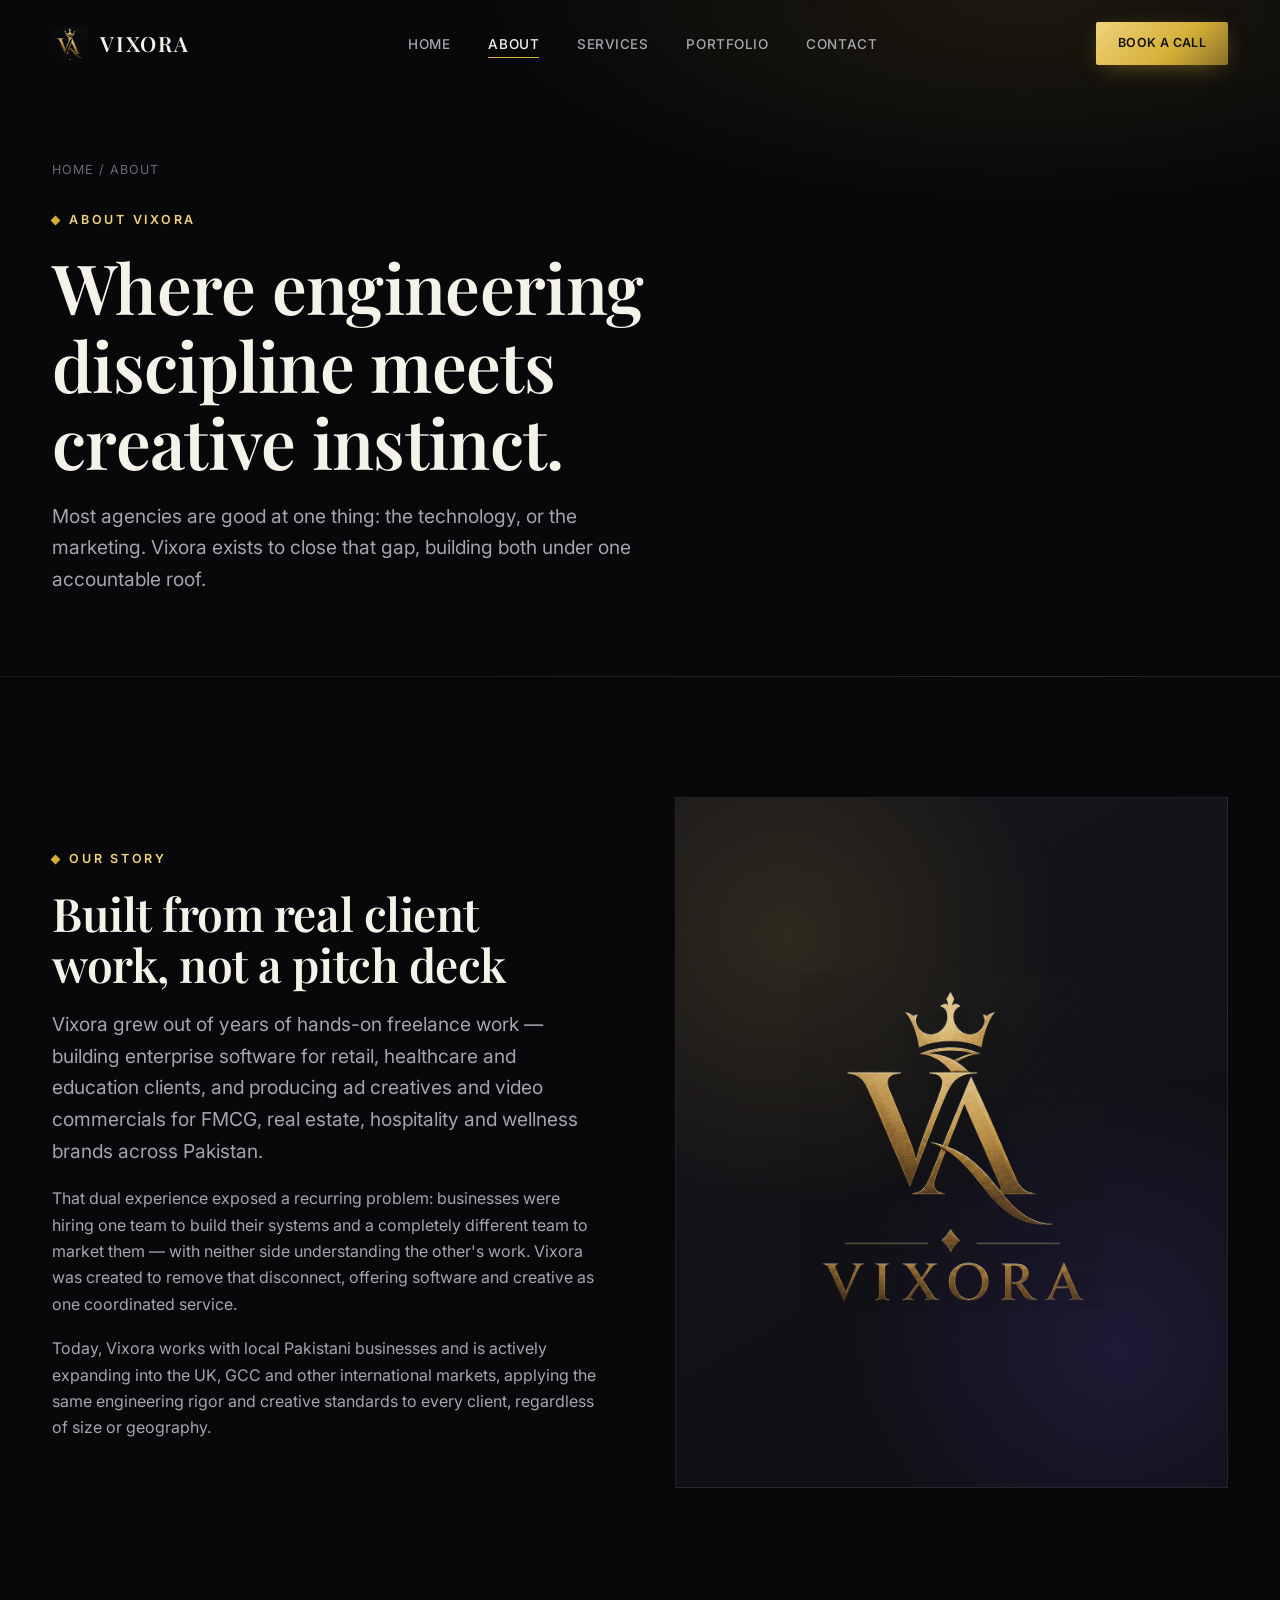
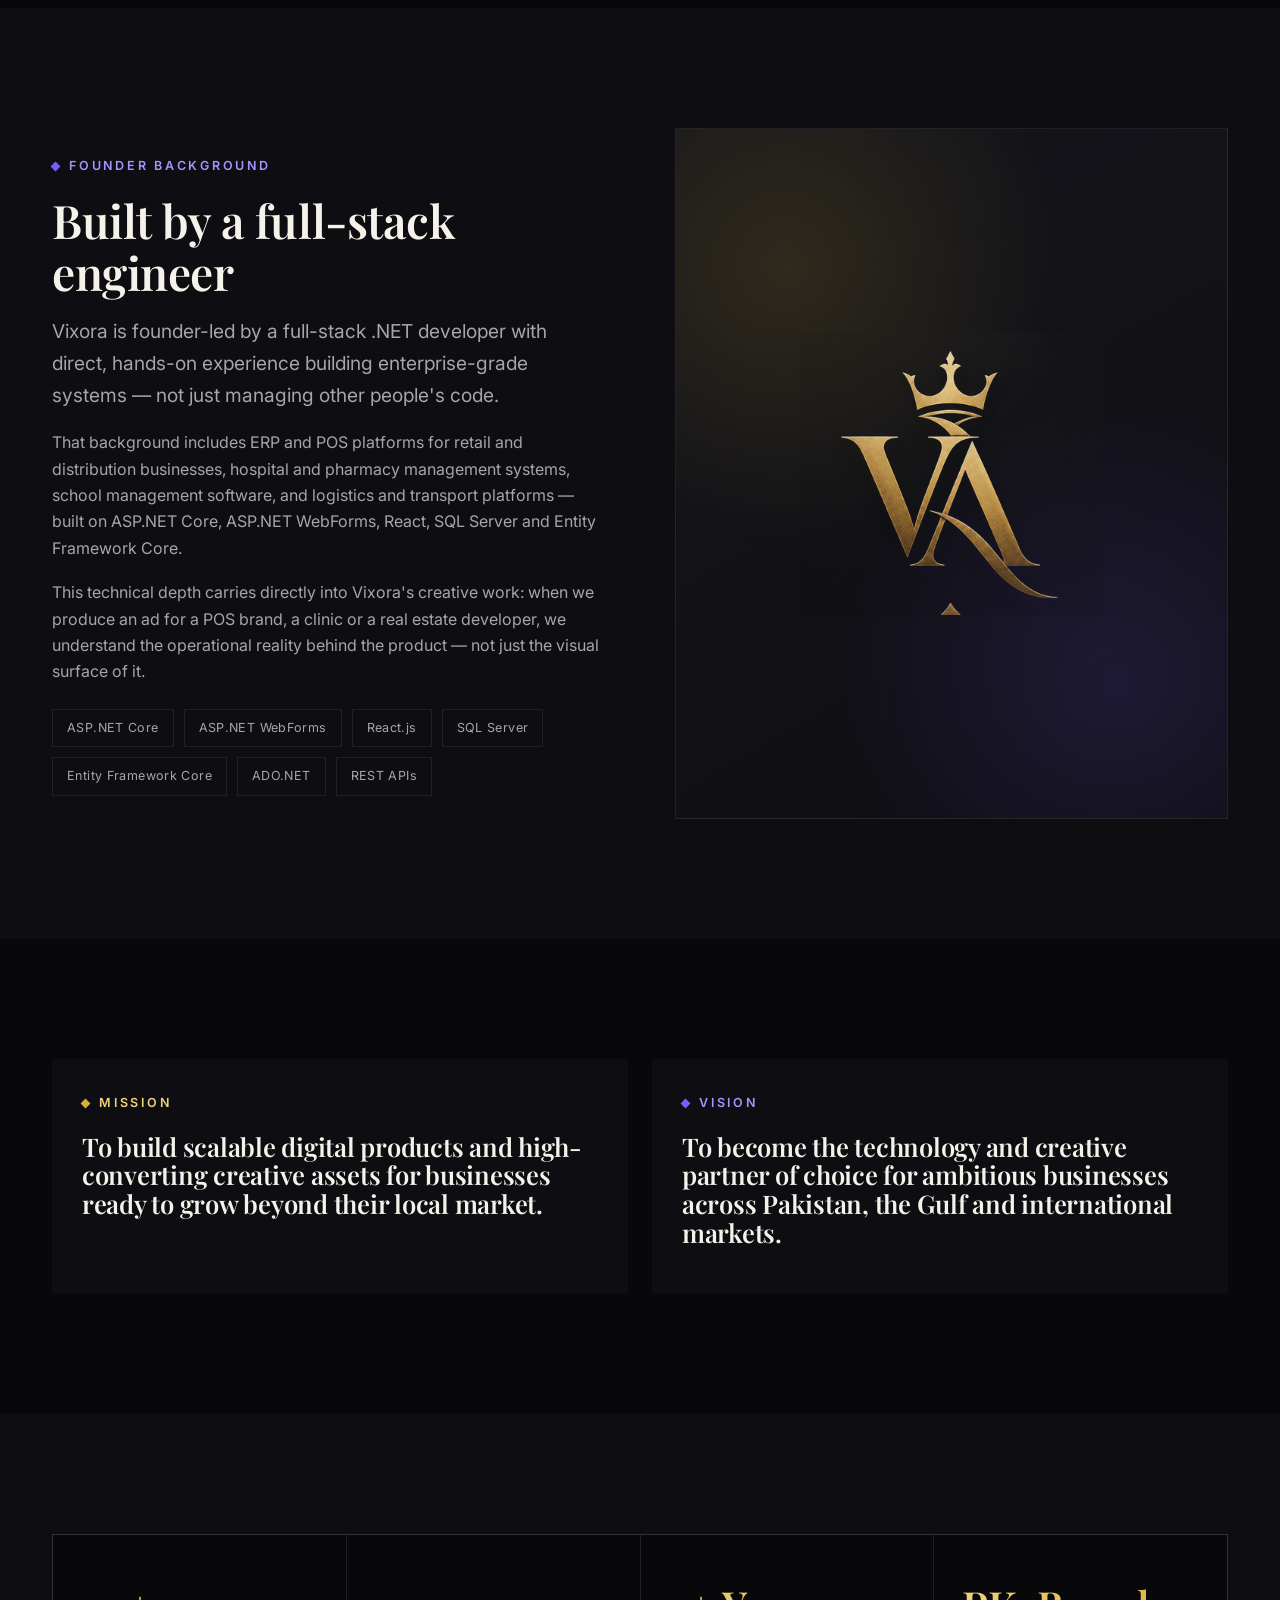
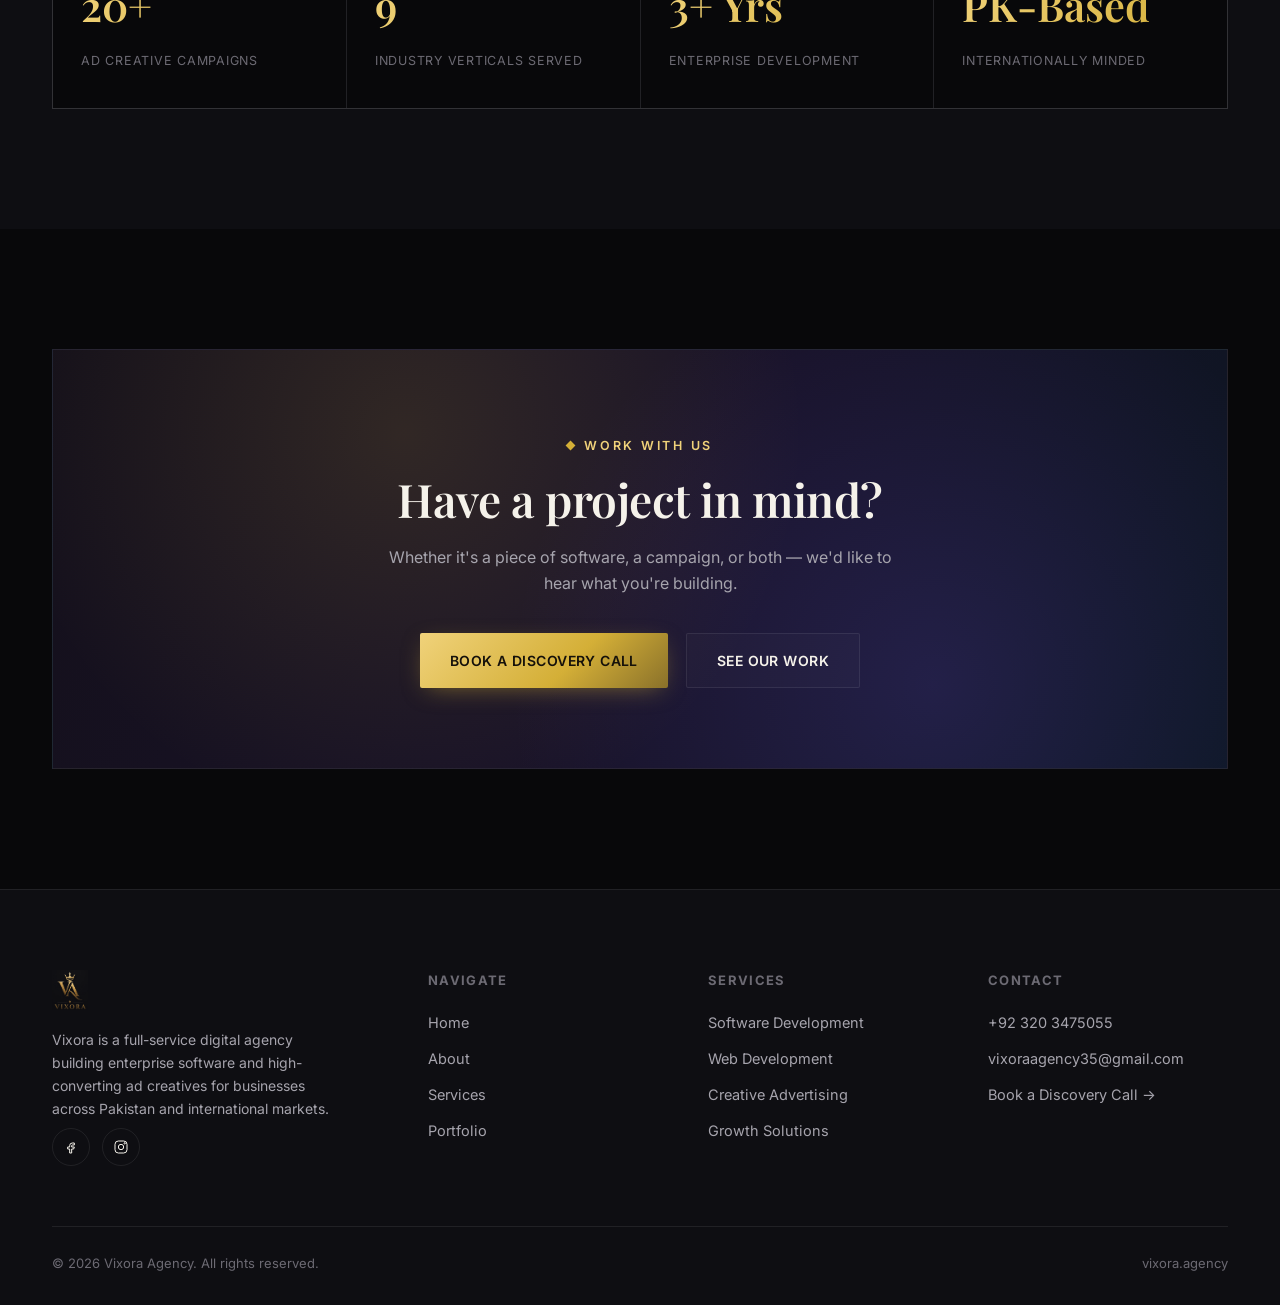
<file: about.html>
<!doctype html>
<html lang="en">
<head>
<meta charset="UTF-8">
<meta name="viewport" content="width=device-width, initial-scale=1.0">
<title>About Vixora — Engineering-Led Creative Agency</title>
<meta name="description" content="Vixora is led by a full-stack .NET engineer turned creative director. Learn how our enterprise software background shapes sharper, more credible advertising.">
<link rel="icon" href="assets/brand/logo-icon.png">
<link rel="preconnect" href="https://fonts.googleapis.com">
<link rel="preconnect" href="https://fonts.gstatic.com" crossorigin>
<link href="https://fonts.googleapis.com/css2?family=Playfair+Display:wght@500;600;700&family=Inter:wght@400;500;600;700&display=swap" rel="stylesheet">
<link rel="stylesheet" href="css/style.css">
</head>
<body>

<nav class="nav">
  <div class="wrap">
    <a href="index.html" class="brand">
      <img src="assets/brand/logo-icon.png" alt="Vixora">
      <span class="brand-word">VIXORA</span>
    </a>
    <ul class="nav-links" id="navLinks">
      <li><a href="index.html">Home</a></li>
      <li><a href="about.html" class="active">About</a></li>
      <li><a href="services.html">Services</a></li>
      <li><a href="portfolio.html">Portfolio</a></li>
      <li><a href="contact.html">Contact</a></li>
    </ul>
    <div class="nav-cta">
      <a href="contact.html" class="btn btn-gold btn-sm">Book a Call</a>
      <button class="nav-toggle" id="navToggle" aria-label="Menu"><span></span><span></span><span></span></button>
    </div>
  </div>
</nav>

<header class="page-hero">
  <div class="wrap">
    <div class="breadcrumb"><a href="index.html">Home</a> / About</div>
    <div class="eyebrow">About Vixora</div>
    <h1>Where engineering discipline meets creative instinct.</h1>
    <p class="lede">Most agencies are good at one thing: the technology, or the marketing. Vixora exists to close that gap, building both under one accountable roof.</p>
  </div>
</header>

<!-- ============ STORY ============ -->
<section>
  <div class="wrap">
    <div class="about-split">
      <div class="reveal">
        <div class="eyebrow">Our Story</div>
        <h2>Built from real client work, not a pitch deck</h2>
        <p class="lede" style="margin-top:18px;">Vixora grew out of years of hands-on freelance work — building enterprise software for retail, healthcare and education clients, and producing ad creatives and video commercials for FMCG, real estate, hospitality and wellness brands across Pakistan.</p>
        <p style="margin-top:18px;">That dual experience exposed a recurring problem: businesses were hiring one team to build their systems and a completely different team to market them — with neither side understanding the other's work. Vixora was created to remove that disconnect, offering software and creative as one coordinated service.</p>
        <p style="margin-top:18px;">Today, Vixora works with local Pakistani businesses and is actively expanding into the UK, GCC and other international markets, applying the same engineering rigor and creative standards to every client, regardless of size or geography.</p>
      </div>
      <div class="about-frame reveal">
        <div class="ph-grain"></div>
        <img src="assets/brand/logo-full.png" alt="Vixora monogram">
      </div>
    </div>
  </div>
</section>

<!-- ============ FOUNDER ============ -->
<section class="section-alt">
  <div class="wrap">
    <div class="about-split">
      <div class="about-frame reveal" style="order:2;">
        <div class="ph-grain"></div>
        <img src="assets/brand/logo-icon.png" alt="Vixora monogram">
      </div>
      <div class="reveal" style="order:1;">
        <div class="eyebrow violet">Founder Background</div>
        <h2>Built by a full-stack engineer</h2>
        <p class="lede" style="margin-top:18px;">Vixora is founder-led by a full-stack .NET developer with direct, hands-on experience building enterprise-grade systems — not just managing other people's code.</p>
        <p style="margin-top:18px;">That background includes ERP and POS platforms for retail and distribution businesses, hospital and pharmacy management systems, school management software, and logistics and transport platforms — built on ASP.NET Core, ASP.NET WebForms, React, SQL Server and Entity Framework Core.</p>
        <p style="margin-top:18px;">This technical depth carries directly into Vixora's creative work: when we produce an ad for a POS brand, a clinic or a real estate developer, we understand the operational reality behind the product — not just the visual surface of it.</p>
        <div class="stack-pills">
          <span>ASP.NET Core</span>
          <span>ASP.NET WebForms</span>
          <span>React.js</span>
          <span>SQL Server</span>
          <span>Entity Framework Core</span>
          <span>ADO.NET</span>
          <span>REST APIs</span>
        </div>
      </div>
    </div>
  </div>
</section>

<!-- ============ MISSION / VISION ============ -->
<section>
  <div class="wrap">
    <div class="grid-2 reveal-stagger">
      <div class="svc-card reveal" style="--i:0; background:var(--bg-soft);">
        <div class="eyebrow">Mission</div>
        <h3 style="margin-bottom:14px;">To build scalable digital products and high-converting creative assets for businesses ready to grow beyond their local market.</h3>
      </div>
      <div class="svc-card reveal" style="--i:1; background:var(--bg-soft);">
        <div class="eyebrow violet">Vision</div>
        <h3 style="margin-bottom:14px;">To become the technology and creative partner of choice for ambitious businesses across Pakistan, the Gulf and international markets.</h3>
      </div>
    </div>
  </div>
</section>

<!-- ============ CAPABILITY STATS ============ -->
<section class="section-alt">
  <div class="wrap">
    <div class="stats-row reveal">
      <div class="stat"><b>20+</b><span>Ad Creative Campaigns</span></div>
      <div class="stat"><b>9</b><span>Industry Verticals Served</span></div>
      <div class="stat"><b>3+ Yrs</b><span>Enterprise Development</span></div>
      <div class="stat"><b>PK-Based</b><span>Internationally Minded</span></div>
    </div>
  </div>
</section>

<section>
  <div class="wrap">
    <div class="cta-band reveal">
      <div class="eyebrow center" style="justify-content:center;">Work With Us</div>
      <h2>Have a project in mind?</h2>
      <p>Whether it's a piece of software, a campaign, or both — we'd like to hear what you're building.</p>
      <div class="cta-actions">
        <a href="contact.html" class="btn btn-gold">Book a Discovery Call</a>
        <a href="portfolio.html" class="btn btn-ghost">See Our Work</a>
      </div>
    </div>
  </div>
</section>

<footer>
  <div class="wrap">
    <div class="foot-grid">
      <div class="foot-brand">
        <img src="assets/brand/logo-full.png" alt="Vixora">
        <p>Vixora is a full-service digital agency building enterprise software and high-converting ad creatives for businesses across Pakistan and international markets.</p>
        <div class="foot-social">
          <a href="https://www.facebook.com/share/1JR5FZpVVv/" target="_blank" rel="noopener" aria-label="Facebook"><svg viewBox="0 0 24 24" fill="none" stroke="currentColor" stroke-width="1.5"><path d="M14 9h3V6h-3a4 4 0 0 0-4 4v2H7v3h3v6h3v-6h3l1-3h-4v-2a1 1 0 0 1 1-1z"/></svg></a>
          <a href="https://www.instagram.com/vixor.aagency/" target="_blank" rel="noopener" aria-label="Instagram"><svg viewBox="0 0 24 24" fill="none" stroke="currentColor" stroke-width="1.5"><rect x="3" y="3" width="18" height="18" rx="5"/><circle cx="12" cy="12" r="4"/><circle cx="17.5" cy="6.5" r="1"/></svg></a>
        </div>
      </div>
      <div class="foot-col">
        <h5>Navigate</h5>
        <a href="index.html">Home</a>
        <a href="about.html">About</a>
        <a href="services.html">Services</a>
        <a href="portfolio.html">Portfolio</a>
      </div>
      <div class="foot-col">
        <h5>Services</h5>
        <a href="services.html">Software Development</a>
        <a href="services.html">Web Development</a>
        <a href="services.html">Creative Advertising</a>
        <a href="services.html">Growth Solutions</a>
      </div>
      <div class="foot-col">
        <h5>Contact</h5>
        <p>+92 320 3475055</p>
        <p>vixoraagency35@gmail.com</p>
        <a href="contact.html">Book a Discovery Call →</a>
      </div>
    </div>
    <div class="foot-bottom">
      <span>© 2026 Vixora Agency. All rights reserved.</span>
      <span>vixora.agency</span>
    </div>
  </div>
</footer>

<script src="js/main.js" defer></script>
</body>
</html>
</file>
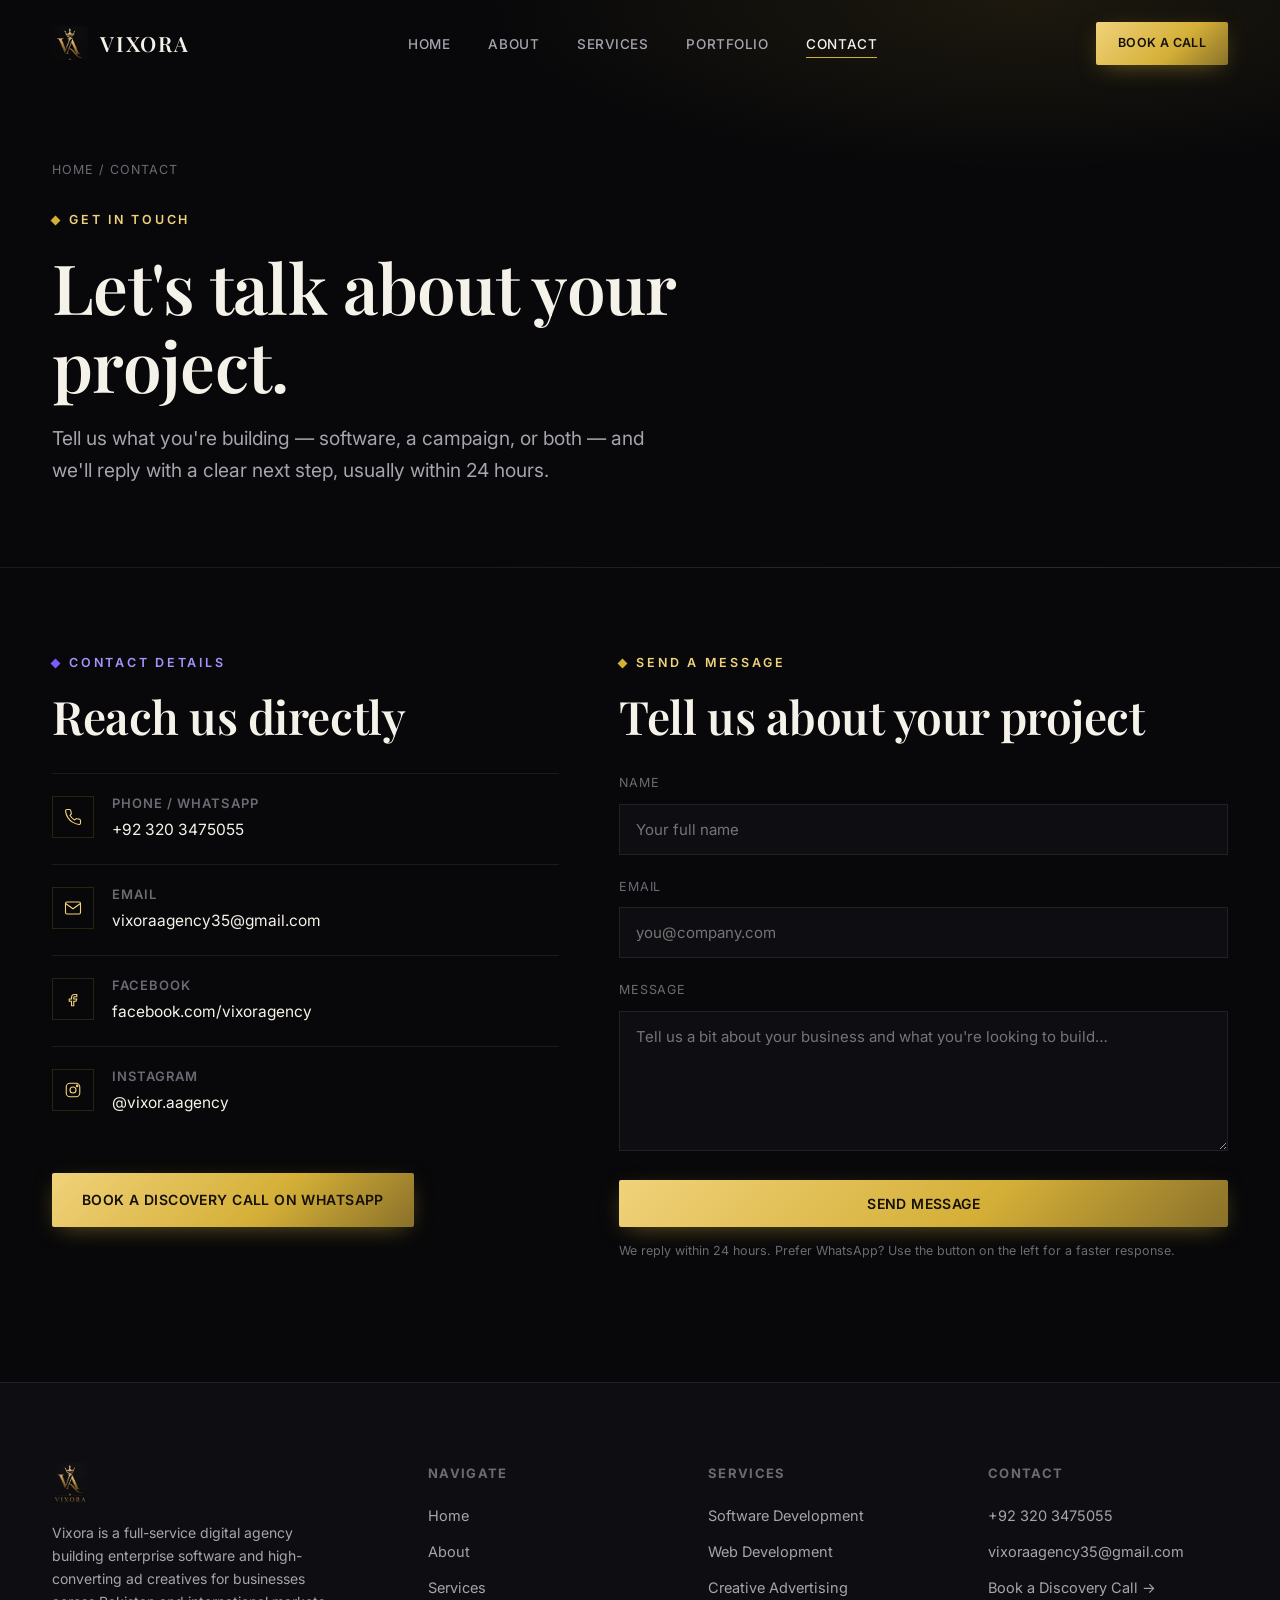
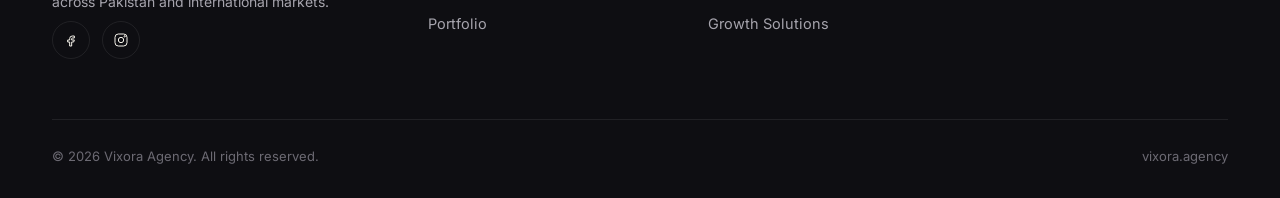
<file: contact.html>
<!doctype html>
<html lang="en">
<head>
<meta charset="UTF-8">
<meta name="viewport" content="width=device-width, initial-scale=1.0">
<title>Contact Vixora — Book a Discovery Call</title>
<meta name="description" content="Get in touch with Vixora for custom software development or creative advertising. Book a discovery call, email us, or send a message directly.">
<link rel="icon" href="assets/brand/logo-icon.png">
<link rel="preconnect" href="https://fonts.googleapis.com">
<link rel="preconnect" href="https://fonts.gstatic.com" crossorigin>
<link href="https://fonts.googleapis.com/css2?family=Playfair+Display:wght@500;600;700&family=Inter:wght@400;500;600;700&display=swap" rel="stylesheet">
<link rel="stylesheet" href="css/style.css">
</head>
<body>

<nav class="nav">
  <div class="wrap">
    <a href="index.html" class="brand">
      <img src="assets/brand/logo-icon.png" alt="Vixora">
      <span class="brand-word">VIXORA</span>
    </a>
    <ul class="nav-links" id="navLinks">
      <li><a href="index.html">Home</a></li>
      <li><a href="about.html">About</a></li>
      <li><a href="services.html">Services</a></li>
      <li><a href="portfolio.html">Portfolio</a></li>
      <li><a href="contact.html" class="active">Contact</a></li>
    </ul>
    <div class="nav-cta">
      <a href="contact.html" class="btn btn-gold btn-sm">Book a Call</a>
      <button class="nav-toggle" id="navToggle" aria-label="Menu"><span></span><span></span><span></span></button>
    </div>
  </div>
</nav>

<header class="page-hero">
  <div class="wrap">
    <div class="breadcrumb"><a href="index.html">Home</a> / Contact</div>
    <div class="eyebrow">Get In Touch</div>
    <h1>Let's talk about your project.</h1>
    <p class="lede">Tell us what you're building — software, a campaign, or both — and we'll reply with a clear next step, usually within 24 hours.</p>
  </div>
</header>

<section style="padding-top:80px;">
  <div class="wrap">
    <div class="contact-grid">

      <!-- ============ CONTACT INFO ============ -->
      <div class="reveal">
        <div class="eyebrow violet">Contact Details</div>
        <h2 style="margin-bottom:30px;">Reach us directly</h2>

        <div class="contact-info-item">
          <div class="ci-icon"><svg width="18" height="18" viewBox="0 0 24 24" fill="none" stroke="currentColor" stroke-width="1.5"><path d="M22 16.92v3a2 2 0 0 1-2.18 2 19.79 19.79 0 0 1-8.63-3.07 19.5 19.5 0 0 1-6-6 19.79 19.79 0 0 1-3.07-8.67A2 2 0 0 1 4.11 2h3a2 2 0 0 1 2 1.72c.13.96.32 1.9.57 2.81a2 2 0 0 1-.45 2.11L8.09 9.91a16 16 0 0 0 6 6l1.27-1.14a2 2 0 0 1 2.11-.45c.91.25 1.85.44 2.81.57A2 2 0 0 1 22 16.92z"/></svg></div>
          <div>
            <h4>Phone / WhatsApp</h4>
            <p><a href="https://wa.me/923203475055" target="_blank" rel="noopener">+92 320 3475055</a></p>
          </div>
        </div>

        <div class="contact-info-item">
          <div class="ci-icon"><svg width="18" height="18" viewBox="0 0 24 24" fill="none" stroke="currentColor" stroke-width="1.5"><rect x="2" y="4" width="20" height="16" rx="2"/><path d="m22 6-10 7L2 6"/></svg></div>
          <div>
            <h4>Email</h4>
            <p><a href="mailto:vixoraagency35@gmail.com">vixoraagency35@gmail.com</a></p>
          </div>
        </div>

        <div class="contact-info-item">
          <div class="ci-icon"><svg width="18" height="18" viewBox="0 0 24 24" fill="none" stroke="currentColor" stroke-width="1.5"><path d="M14 9h3V6h-3a4 4 0 0 0-4 4v2H7v3h3v6h3v-6h3l1-3h-4v-2a1 1 0 0 1 1-1z"/></svg></div>
          <div>
            <h4>Facebook</h4>
            <p><a href="https://www.facebook.com/share/1JR5FZpVVv/" target="_blank" rel="noopener">facebook.com/vixoragency</a></p>
          </div>
        </div>

        <div class="contact-info-item">
          <div class="ci-icon"><svg width="18" height="18" viewBox="0 0 24 24" fill="none" stroke="currentColor" stroke-width="1.5"><rect x="3" y="3" width="18" height="18" rx="5"/><circle cx="12" cy="12" r="4"/><circle cx="17.5" cy="6.5" r="1"/></svg></div>
          <div>
            <h4>Instagram</h4>
            <p><a href="https://www.instagram.com/vixor.aagency/" target="_blank" rel="noopener">@vixor.aagency</a></p>
          </div>
        </div>

        <a href="https://wa.me/923203475055?text=Hi%20Vixora%2C%20I%27d%20like%20to%20book%20a%20discovery%20call." target="_blank" rel="noopener" class="btn btn-gold" style="margin-top:36px;">Book a Discovery Call on WhatsApp</a>
      </div>

      <!-- ============ CONTACT FORM ============ -->
      <div class="reveal">
        <div class="eyebrow">Send a Message</div>
        <h2 style="margin-bottom:30px;">Tell us about your project</h2>

        <!--
          FORM SETUP NOTE:
          This form posts to a free Formspree endpoint. To activate it:
          1. Create a free account at https://formspree.io
          2. Create a form and copy your endpoint (looks like
             https://formspree.io/f/xxxxxxxx)
          3. Replace the "action" value below with that endpoint.
          Until then, the form will safely fall back to opening the
          visitor's email client via mailto instead.
        -->
        <form id="contact-form" action="https://formspree.io/f/xojoankb" method="post" enctype="text/plain">
          <div class="form-field">
            <label for="name">Name</label>
            <input type="text" id="name" name="name" placeholder="Your full name" required>
          </div>
          <div class="form-field">
            <label for="email">Email</label>
            <input type="email" id="email" name="email" placeholder="you@company.com" required>
          </div>
          <div class="form-field">
            <label for="message">Message</label>
            <textarea id="message" name="message" placeholder="Tell us a bit about your business and what you're looking to build…" required></textarea>
          </div>
          <button type="submit" class="btn btn-gold btn-block">Send Message</button>
          <p class="form-status" role="status" aria-live="polite"></p>
          <p class="form-note">We reply within 24 hours. Prefer WhatsApp? Use the button on the left for a faster response.</p>
        </form>
      </div>

    </div>
  </div>
</section>

<footer>
  <div class="wrap">
    <div class="foot-grid">
      <div class="foot-brand">
        <img src="assets/brand/logo-full.png" alt="Vixora">
        <p>Vixora is a full-service digital agency building enterprise software and high-converting ad creatives for businesses across Pakistan and international markets.</p>
        <div class="foot-social">
          <a href="https://www.facebook.com/share/1JR5FZpVVv/" target="_blank" rel="noopener" aria-label="Facebook"><svg viewBox="0 0 24 24" fill="none" stroke="currentColor" stroke-width="1.5"><path d="M14 9h3V6h-3a4 4 0 0 0-4 4v2H7v3h3v6h3v-6h3l1-3h-4v-2a1 1 0 0 1 1-1z"/></svg></a>
          <a href="https://www.instagram.com/vixor.aagency/" target="_blank" rel="noopener" aria-label="Instagram"><svg viewBox="0 0 24 24" fill="none" stroke="currentColor" stroke-width="1.5"><rect x="3" y="3" width="18" height="18" rx="5"/><circle cx="12" cy="12" r="4"/><circle cx="17.5" cy="6.5" r="1"/></svg></a>
        </div>
      </div>
      <div class="foot-col">
        <h5>Navigate</h5>
        <a href="index.html">Home</a>
        <a href="about.html">About</a>
        <a href="services.html">Services</a>
        <a href="portfolio.html">Portfolio</a>
      </div>
      <div class="foot-col">
        <h5>Services</h5>
        <a href="services.html">Software Development</a>
        <a href="services.html">Web Development</a>
        <a href="services.html">Creative Advertising</a>
        <a href="services.html">Growth Solutions</a>
      </div>
      <div class="foot-col">
        <h5>Contact</h5>
        <p>+92 320 3475055</p>
        <p>vixoraagency35@gmail.com</p>
        <a href="contact.html">Book a Discovery Call →</a>
      </div>
    </div>
    <div class="foot-bottom">
      <span>© 2026 Vixora Agency. All rights reserved.</span>
      <span>vixora.agency</span>
    </div>
  </div>
</footer>

<script src="js/main.js" defer></script>
</body>
</html>
</file>
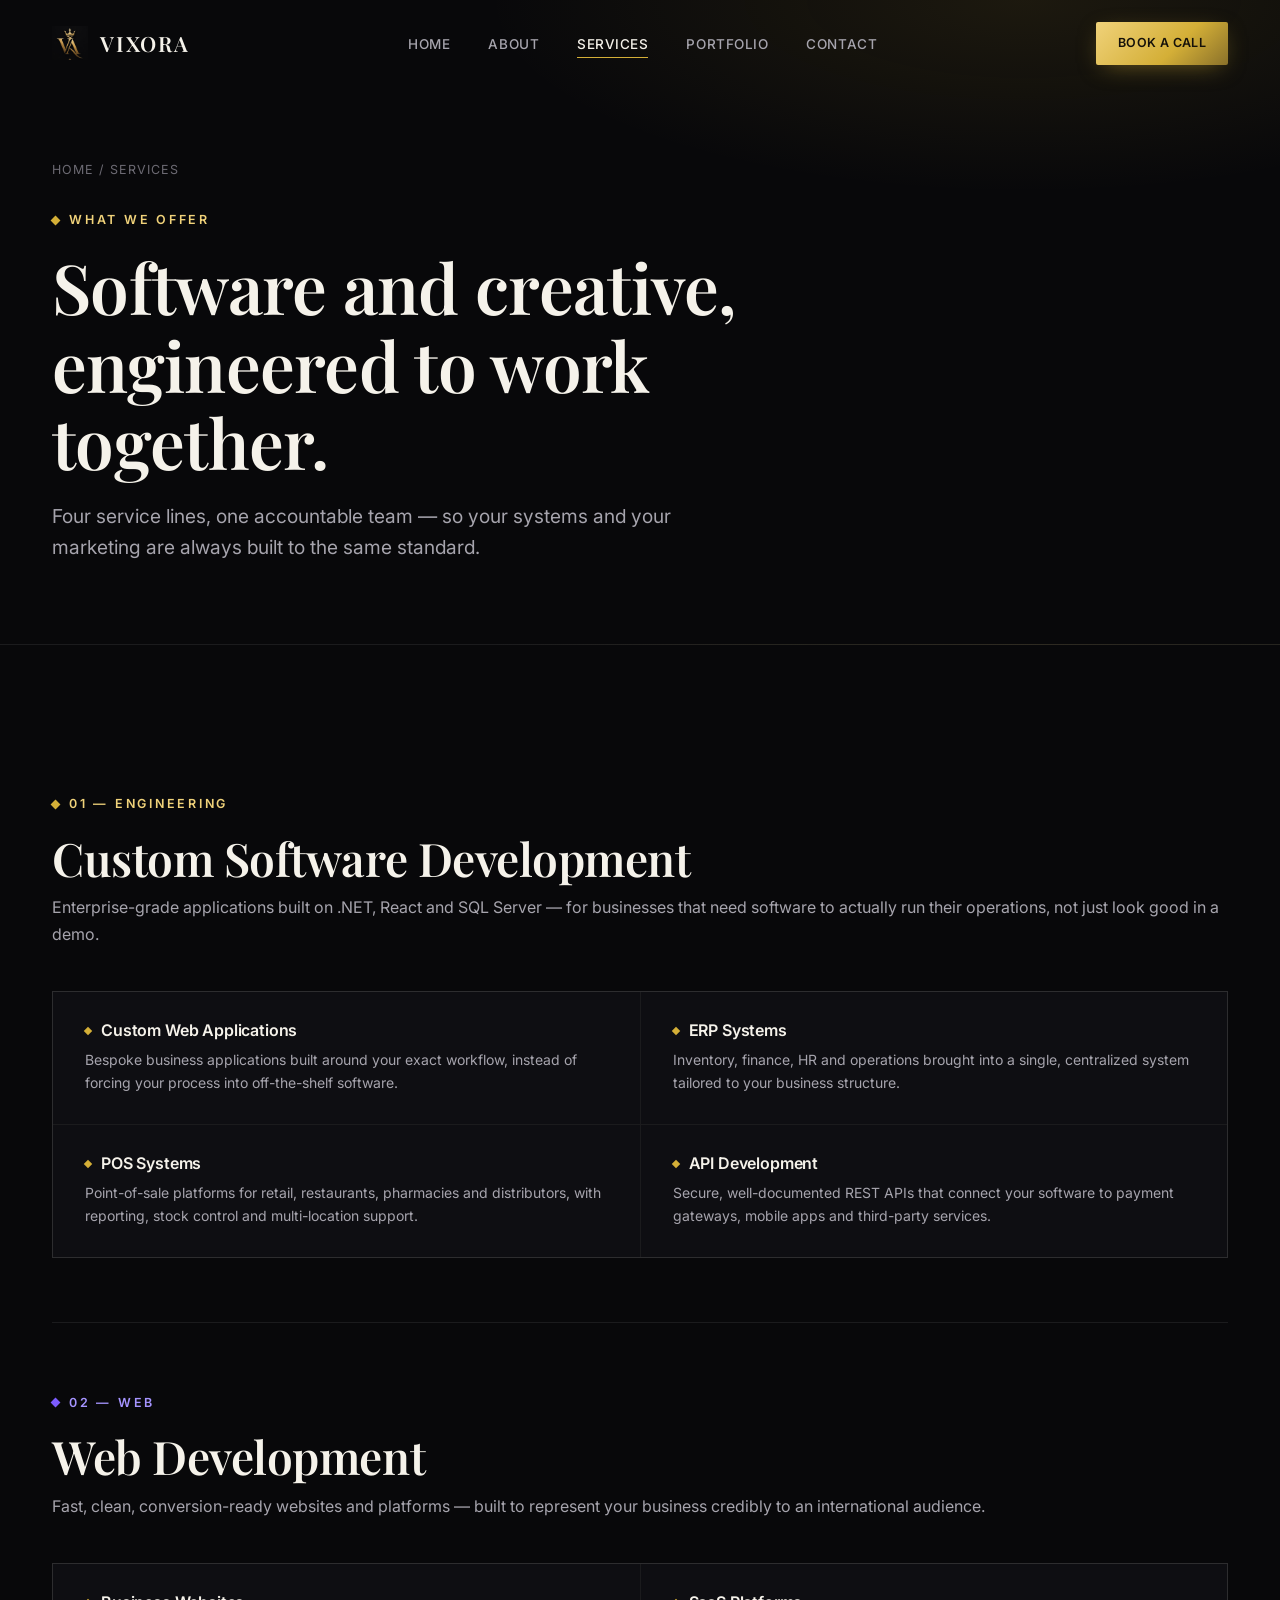
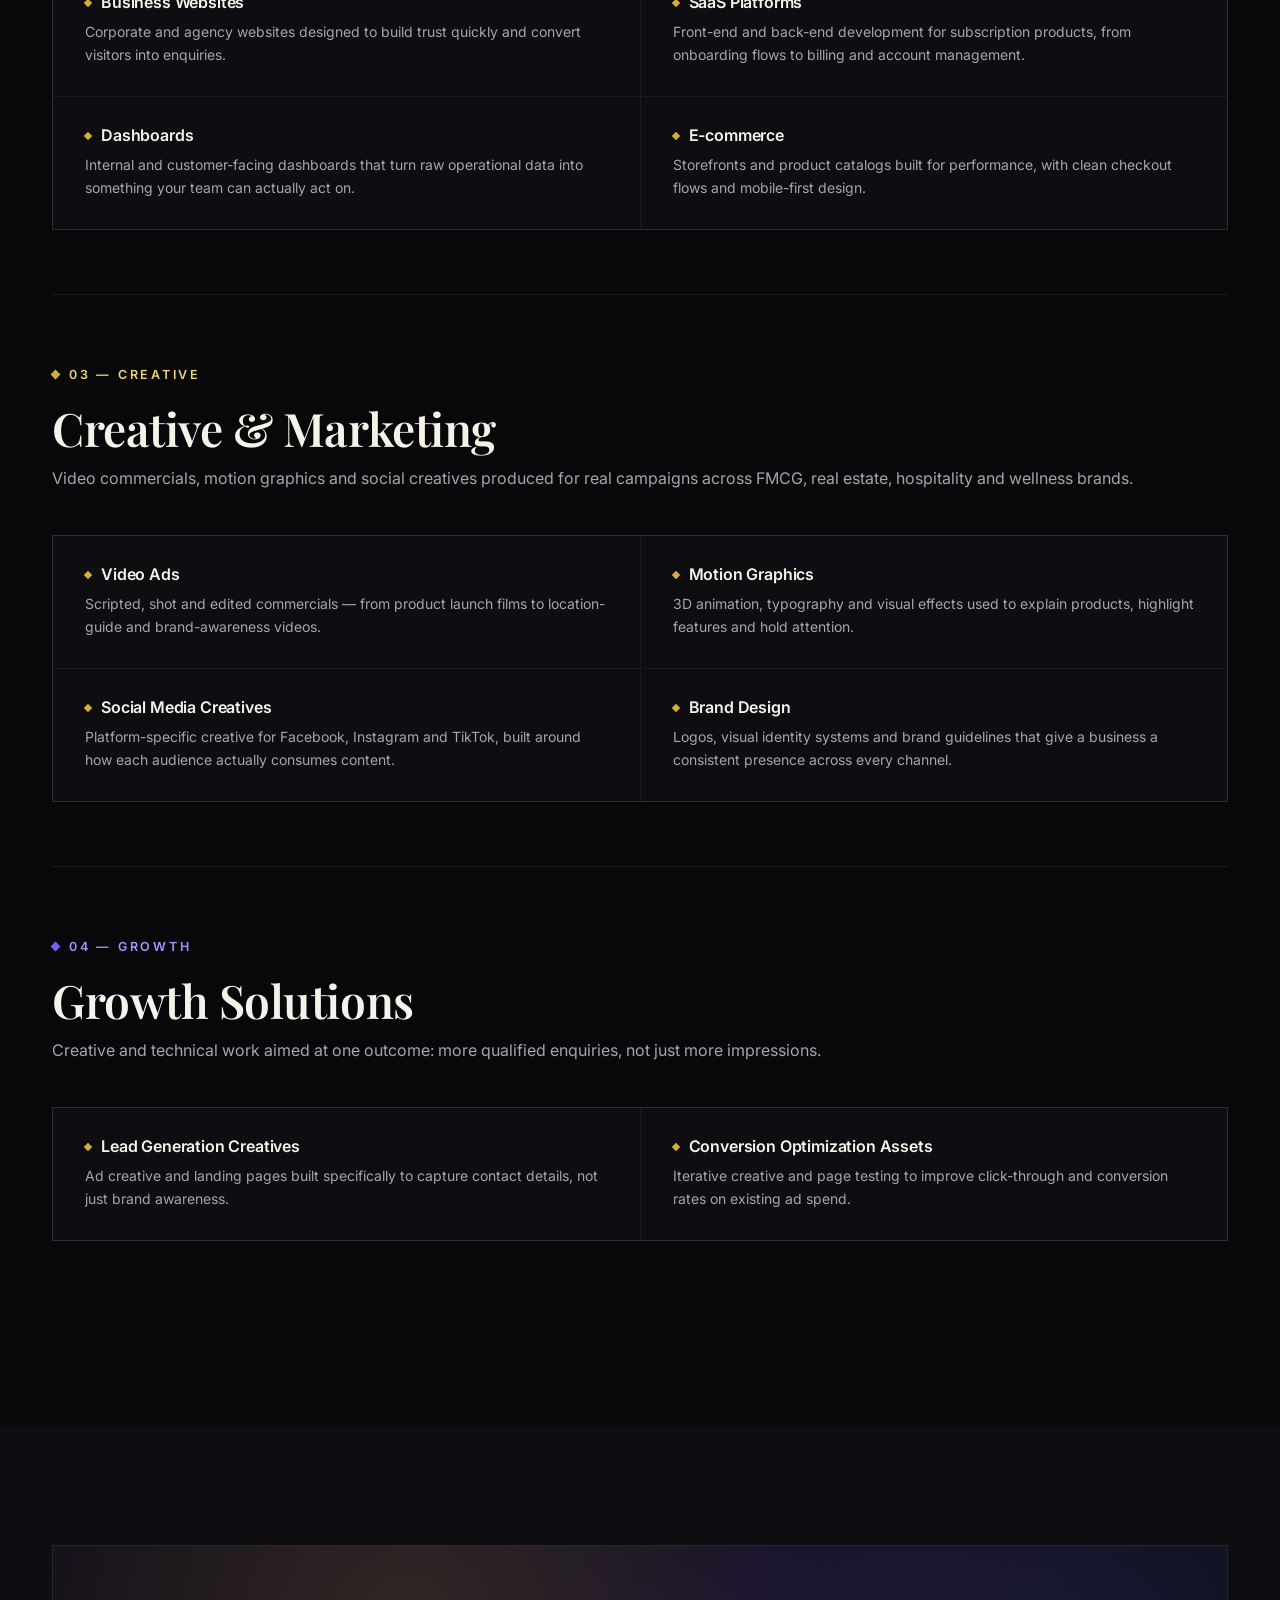
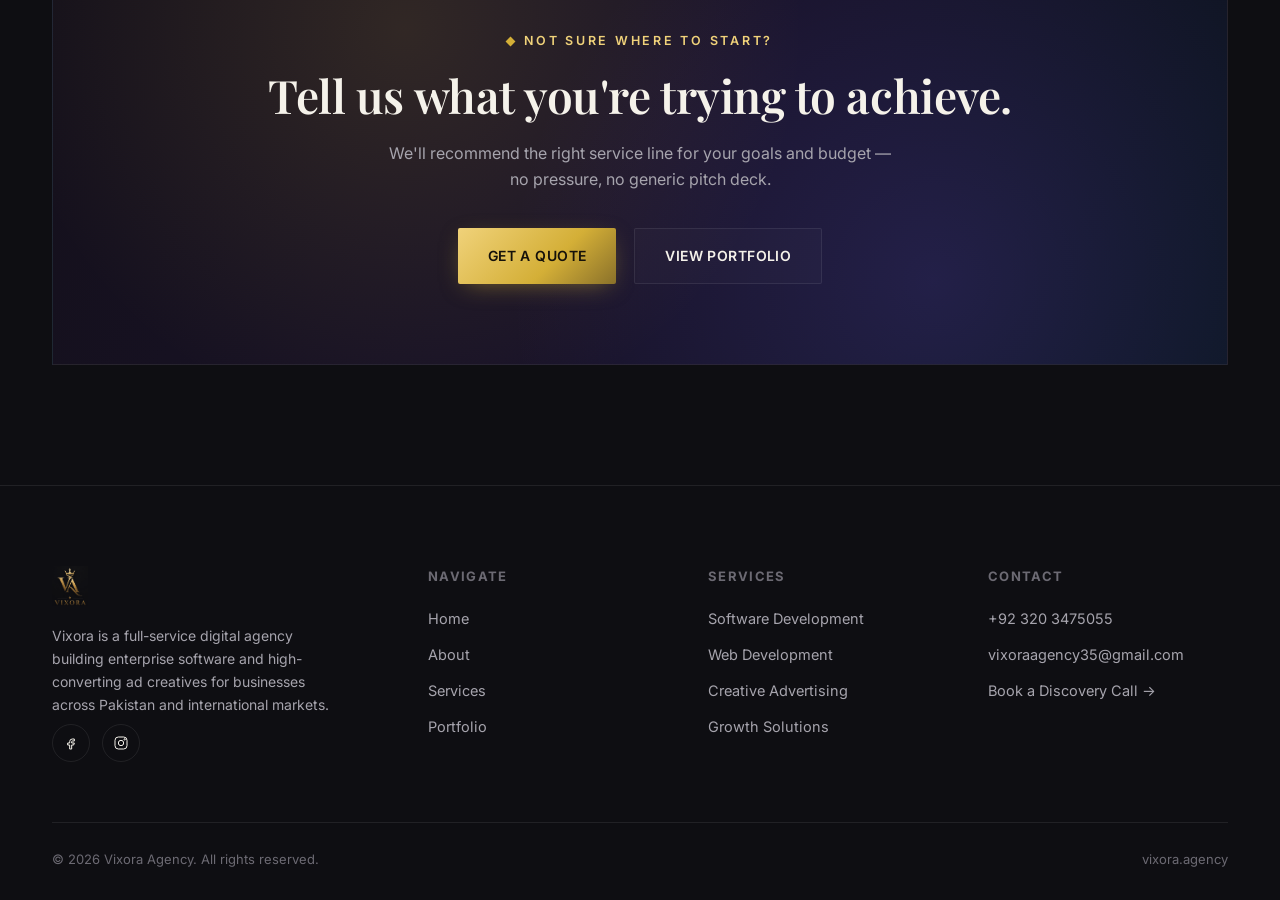
<file: services.html>
<!doctype html>
<html lang="en">
<head>
<meta charset="UTF-8">
<meta name="viewport" content="width=device-width, initial-scale=1.0">
<title>Services — Software Development &amp; Creative Advertising | Vixora</title>
<meta name="description" content="Custom software development, web development, creative advertising and growth solutions from Vixora — a full-service agency for businesses ready to scale.">
<link rel="icon" href="assets/brand/logo-icon.png">
<link rel="preconnect" href="https://fonts.googleapis.com">
<link rel="preconnect" href="https://fonts.gstatic.com" crossorigin>
<link href="https://fonts.googleapis.com/css2?family=Playfair+Display:wght@500;600;700&family=Inter:wght@400;500;600;700&display=swap" rel="stylesheet">
<link rel="stylesheet" href="css/style.css">
</head>
<body>

<nav class="nav">
  <div class="wrap">
    <a href="index.html" class="brand">
      <img src="assets/brand/logo-icon.png" alt="Vixora">
      <span class="brand-word">VIXORA</span>
    </a>
    <ul class="nav-links" id="navLinks">
      <li><a href="index.html">Home</a></li>
      <li><a href="about.html">About</a></li>
      <li><a href="services.html" class="active">Services</a></li>
      <li><a href="portfolio.html">Portfolio</a></li>
      <li><a href="contact.html">Contact</a></li>
    </ul>
    <div class="nav-cta">
      <a href="contact.html" class="btn btn-gold btn-sm">Book a Call</a>
      <button class="nav-toggle" id="navToggle" aria-label="Menu"><span></span><span></span><span></span></button>
    </div>
  </div>
</nav>

<header class="page-hero">
  <div class="wrap">
    <div class="breadcrumb"><a href="index.html">Home</a> / Services</div>
    <div class="eyebrow">What We Offer</div>
    <h1>Software and creative, engineered to work together.</h1>
    <p class="lede">Four service lines, one accountable team — so your systems and your marketing are always built to the same standard.</p>
  </div>
</header>

<section style="padding-top:80px;">
  <div class="wrap">

    <!-- 01 SOFTWARE DEVELOPMENT -->
    <div class="svc-group">
      <div class="svc-group-head reveal" style="display: block;">
        <div style="padding-bottom: 10px;">
          <div class="eyebrow">01 — Engineering</div>
          <h2>Custom Software Development</h2>
        </div>
        <p>Enterprise-grade applications built on .NET, React and SQL Server — for businesses that need software to actually run their operations, not just look good in a demo.</p>
      </div>
      <div class="svc-feat-grid reveal">
        <div class="svc-feat">
          <h4>Custom Web Applications</h4>
          <p>Bespoke business applications built around your exact workflow, instead of forcing your process into off-the-shelf software.</p>
        </div>
        <div class="svc-feat">
          <h4>ERP Systems</h4>
          <p>Inventory, finance, HR and operations brought into a single, centralized system tailored to your business structure.</p>
        </div>
        <div class="svc-feat">
          <h4>POS Systems</h4>
          <p>Point-of-sale platforms for retail, restaurants, pharmacies and distributors, with reporting, stock control and multi-location support.</p>
        </div>
        <div class="svc-feat">
          <h4>API Development</h4>
          <p>Secure, well-documented REST APIs that connect your software to payment gateways, mobile apps and third-party services.</p>
        </div>
      </div>
    </div>

    <!-- 02 WEB DEVELOPMENT -->
    <div class="svc-group">
      <div class="svc-group-head reveal" style="display: block;">
        <div style="padding-bottom: 10px;">
          <div class="eyebrow violet">02 — Web</div>
          <h2>Web Development</h2>
        </div>
        <p>Fast, clean, conversion-ready websites and platforms — built to represent your business credibly to an international audience.</p>
      </div>
      <div class="svc-feat-grid reveal">
        <div class="svc-feat">
          <h4>Business Websites</h4>
          <p>Corporate and agency websites designed to build trust quickly and convert visitors into enquiries.</p>
        </div>
        <div class="svc-feat">
          <h4>SaaS Platforms</h4>
          <p>Front-end and back-end development for subscription products, from onboarding flows to billing and account management.</p>
        </div>
        <div class="svc-feat">
          <h4>Dashboards</h4>
          <p>Internal and customer-facing dashboards that turn raw operational data into something your team can actually act on.</p>
        </div>
        <div class="svc-feat">
          <h4>E-commerce</h4>
          <p>Storefronts and product catalogs built for performance, with clean checkout flows and mobile-first design.</p>
        </div>
      </div>
    </div>

    <!-- 03 CREATIVE & MARKETING -->
    <div class="svc-group">
      <div class="svc-group-head reveal" style="display: block;">
        <div style="padding-bottom: 10px;">
          <div class="eyebrow">03 — Creative</div>
          <h2>Creative &amp; Marketing</h2>
        </div>
        <p>Video commercials, motion graphics and social creatives produced for real campaigns across FMCG, real estate, hospitality and wellness brands.</p>
      </div>
      <div class="svc-feat-grid reveal">
        <div class="svc-feat">
          <h4>Video Ads</h4>
          <p>Scripted, shot and edited commercials — from product launch films to location-guide and brand-awareness videos.</p>
        </div>
        <div class="svc-feat">
          <h4>Motion Graphics</h4>
          <p>3D animation, typography and visual effects used to explain products, highlight features and hold attention.</p>
        </div>
        <div class="svc-feat">
          <h4>Social Media Creatives</h4>
          <p>Platform-specific creative for Facebook, Instagram and TikTok, built around how each audience actually consumes content.</p>
        </div>
        <div class="svc-feat">
          <h4>Brand Design</h4>
          <p>Logos, visual identity systems and brand guidelines that give a business a consistent presence across every channel.</p>
        </div>
      </div>
    </div>

    <!-- 04 GROWTH SOLUTIONS -->
    <div class="svc-group">
      <div class="svc-group-head reveal" style="display: block;">
        <div style="padding-bottom: 10px;">
          <div class="eyebrow violet">04 — Growth</div>
          <h2>Growth Solutions</h2>
        </div>
        <p>Creative and technical work aimed at one outcome: more qualified enquiries, not just more impressions.</p>
      </div>
      <div class="svc-feat-grid reveal">
        <div class="svc-feat">
          <h4>Lead Generation Creatives</h4>
          <p>Ad creative and landing pages built specifically to capture contact details, not just brand awareness.</p>
        </div>
        <div class="svc-feat">
          <h4>Conversion Optimization Assets</h4>
          <p>Iterative creative and page testing to improve click-through and conversion rates on existing ad spend.</p>
        </div>
      </div>
    </div>

  </div>
</section>

<section class="section-alt">
  <div class="wrap">
    <div class="cta-band reveal">
      <div class="eyebrow center" style="justify-content:center;">Not Sure Where to Start?</div>
      <h2>Tell us what you're trying to achieve.</h2>
      <p>We'll recommend the right service line for your goals and budget — no pressure, no generic pitch deck.</p>
      <div class="cta-actions">
        <a href="contact.html" class="btn btn-gold">Get a Quote</a>
        <a href="portfolio.html" class="btn btn-ghost">View Portfolio</a>
      </div>
    </div>
  </div>
</section>

<footer>
  <div class="wrap">
    <div class="foot-grid">
      <div class="foot-brand">
        <img src="assets/brand/logo-full.png" alt="Vixora">
        <p>Vixora is a full-service digital agency building enterprise software and high-converting ad creatives for businesses across Pakistan and international markets.</p>
        <div class="foot-social">
          <a href="https://www.facebook.com/share/1JR5FZpVVv/" target="_blank" rel="noopener" aria-label="Facebook"><svg viewBox="0 0 24 24" fill="none" stroke="currentColor" stroke-width="1.5"><path d="M14 9h3V6h-3a4 4 0 0 0-4 4v2H7v3h3v6h3v-6h3l1-3h-4v-2a1 1 0 0 1 1-1z"/></svg></a>
          <a href="https://www.instagram.com/vixor.aagency/" target="_blank" rel="noopener" aria-label="Instagram"><svg viewBox="0 0 24 24" fill="none" stroke="currentColor" stroke-width="1.5"><rect x="3" y="3" width="18" height="18" rx="5"/><circle cx="12" cy="12" r="4"/><circle cx="17.5" cy="6.5" r="1"/></svg></a>
        </div>
      </div>
      <div class="foot-col">
        <h5>Navigate</h5>
        <a href="index.html">Home</a>
        <a href="about.html">About</a>
        <a href="services.html">Services</a>
        <a href="portfolio.html">Portfolio</a>
      </div>
      <div class="foot-col">
        <h5>Services</h5>
        <a href="services.html">Software Development</a>
        <a href="services.html">Web Development</a>
        <a href="services.html">Creative Advertising</a>
        <a href="services.html">Growth Solutions</a>
      </div>
      <div class="foot-col">
        <h5>Contact</h5>
        <p>+92 320 3475055</p>
        <p>vixoraagency35@gmail.com</p>
        <a href="contact.html">Book a Discovery Call →</a>
      </div>
    </div>
    <div class="foot-bottom">
      <span>© 2026 Vixora Agency. All rights reserved.</span>
      <span>vixora.agency</span>
    </div>
  </div>
</footer>

<script src="js/main.js" defer></script>
</body>
</html>
</file>
<file: css/style.css>
/* =========================================================
   VIXORA — Agency Design System
   Creative x Code — gold (creative) / violet (engineering)
   ========================================================= */

:root{
  /* Surfaces */
  --bg:            #08080a;
  --bg-soft:       #0e0e12;
  --bg-elevated:   #15151b;
  --bg-elevated-2: #1c1c24;
  --border:        rgba(212,175,55,0.16);
  --border-soft:   rgba(255,255,255,0.08);

  /* Brand */
  --gold:        #d4af37;
  --gold-light:  #f0d27a;
  --gold-dim:    #8a712a;
  --violet:      #7c5cff;
  --violet-light:#a594ff;

  /* Text */
  --text:        #f5f2ea;
  --text-muted:  #a6a4ad;
  --text-faint:  #6c6a73;

  /* Type */
  --font-display: 'Playfair Display', 'Georgia', serif;
  --font-body: 'Inter', -apple-system, BlinkMacSystemFont, sans-serif;

  /* Layout */
  --maxw: 1240px;
  --radius: 4px;
  --radius-lg: 10px;
  --ease: cubic-bezier(.22,1,.36,1);
}

*{margin:0;padding:0;box-sizing:border-box;}
html{scroll-behavior:smooth;}
@media (prefers-reduced-motion: reduce){
  html{scroll-behavior:auto;}
  *{animation-duration:0.01ms !important; animation-iteration-count:1 !important; transition-duration:0.01ms !important; scroll-behavior:auto !important;}
}

body{
  background:var(--bg);
  color:var(--text);
  font-family:var(--font-body);
  font-size:16px;
  line-height:1.65;
  -webkit-font-smoothing:antialiased;
  overflow-x:hidden;
}

img{max-width:100%;display:block;}
a{color:inherit;text-decoration:none;}
ul{list-style:none;}
button{font-family:inherit;cursor:pointer;border:none;background:none;color:inherit;}
input,textarea{font-family:inherit;}

::selection{background:var(--gold); color:#0a0a0a;}

:focus-visible{
  outline:2px solid var(--gold-light);
  outline-offset:3px;
}

.wrap{
  max-width:var(--maxw);
  margin:0 auto;
  padding:0 32px;
}

@media (max-width: 640px){
  .wrap{padding:0 22px;}
}

/* ---------- Typography ---------- */
h1,h2,h3,h4{
  font-family:var(--font-display);
  font-weight:600;
  letter-spacing:-0.01em;
  line-height:1.12;
  color:var(--text);
}

.eyebrow{
  display:inline-flex;
  align-items:center;
  gap:10px;
  font-family:var(--font-body);
  font-size:12.5px;
  font-weight:600;
  letter-spacing:.22em;
  text-transform:uppercase;
  color:var(--gold-light);
  margin-bottom:18px;
}
.eyebrow::before{
  content:"";
  width:7px;height:7px;
  background:var(--gold);
  transform:rotate(45deg);
  flex:none;
}
.eyebrow.violet{color:var(--violet-light);}
.eyebrow.violet::before{background:var(--violet);}

h1{font-size:clamp(2.6rem, 5.4vw, 4.6rem);}
h2{font-size:clamp(2rem, 3.6vw, 3rem);}
h3{font-size:clamp(1.3rem, 2vw, 1.7rem);}

.section-head{
  max-width:100%;
  margin-bottom:56px;
}
.section-head p{
  color:var(--text-muted);
  font-size:1.05rem;
  margin-top:16px;
  max-width: 100%;
}
.section-head.center{margin-left:auto;margin-right:auto;text-align:center;}

p{color:var(--text-muted);}

.lede{
  font-size:1.2rem;
  color:var(--text-muted);
  max-width:620px;
}

/* Diamond divider — echoes the wordmark lockup */
.divider{
  display:flex;
  align-items:center;
  gap:14px;
  width:100%;
  max-width:220px;
}
.divider span{flex:1;height:1px;background:linear-gradient(90deg, transparent, var(--gold-dim));}
.divider span:last-child{background:linear-gradient(90deg, var(--gold-dim), transparent);}
.divider i{
  width:7px;height:7px;background:var(--gold);
  transform:rotate(45deg); flex:none;
}
.divider.center{margin:0 auto;}

/* ---------- Buttons ---------- */
.btn{
  display:inline-flex;
  align-items:center;
  justify-content:center;
  gap:10px;
  padding:15px 30px;
  font-size:14px;
  font-weight:600;
  letter-spacing:.03em;
  text-transform:uppercase;
  border-radius:2px;
  white-space:nowrap;
  transition:transform .35s var(--ease), box-shadow .35s var(--ease), background .35s var(--ease), color .35s var(--ease), border-color .35s var(--ease);
}
.btn-gold{
  background:linear-gradient(135deg, var(--gold-light), var(--gold) 60%, var(--gold-dim));
  color:#15110a;
  box-shadow:0 6px 24px -8px rgba(212,175,55,.55);
}
.btn-gold:hover{transform:translateY(-2px); box-shadow:0 12px 30px -8px rgba(212,175,55,.7);}
.btn-ghost{
  border:1px solid var(--border-soft);
  color:var(--text);
  background:rgba(255,255,255,0.02);
}
.btn-ghost:hover{border-color:var(--gold); color:var(--gold-light); transform:translateY(-2px);}
.btn-violet{
  background:linear-gradient(135deg, var(--violet-light), var(--violet));
  color:#0c0820;
  box-shadow:0 6px 24px -8px rgba(124,92,255,.55);
}
.btn-violet:hover{transform:translateY(-2px);}
.btn-sm{padding:11px 22px;font-size:12.5px;}
.btn-block{width:100%;}

/* ---------- Navbar ---------- */
.nav{
  position:fixed; top:0; left:0; right:0; z-index:100;
  padding:22px 0;
  transition:background .4s var(--ease), padding .4s var(--ease), border-color .4s var(--ease);
  border-bottom:1px solid transparent;
}
.nav.scrolled{
  background:rgba(8,8,10,0.86);
  backdrop-filter:blur(14px);
  -webkit-backdrop-filter:blur(14px);
  padding:14px 0;
  border-bottom:1px solid var(--border-soft);
}
.nav .wrap{display:flex;align-items:center;justify-content:space-between;}
.brand{display:flex;align-items:center;gap:12px;}
.brand img{height:34px;width:auto;}
.brand-word{
  font-family:var(--font-display);
  font-size:21px;
  letter-spacing:.08em;
  font-weight:600;
  color:var(--text);
}
.nav-links{display:flex;align-items:center;gap:38px;}
.nav-links a{
  font-size:13.5px;
  font-weight:500;
  letter-spacing:.04em;
  text-transform:uppercase;
  color:var(--text-muted);
  position:relative;
  padding:6px 0;
  transition:color .3s;
}
.nav-links a:hover, .nav-links a.active{color:var(--text);}
.nav-links a.active::after{
  content:"";position:absolute;left:0;bottom:0;width:100%;height:1px;background:var(--gold);
}
.nav-cta{display:flex;align-items:center;gap:18px;}
.nav-toggle{
  display:none;
  width:30px; height:22px; position:relative;
  flex-direction:column; justify-content:space-between;
  background:none; z-index:200;
}
.nav-toggle span{display:block;height:1.5px;width:100%;background:var(--text);transition:.35s var(--ease);}
.nav-toggle.open span:nth-child(1){transform:translateY(9.5px) rotate(45deg);}
.nav-toggle.open span:nth-child(2){opacity:0;}
.nav-toggle.open span:nth-child(3){transform:translateY(-9.5px) rotate(-45deg);}

@media (max-width: 900px){
  .nav-links{
    position:fixed; inset:0; top:0;
    background:#08080a;
    flex-direction:column; justify-content:center;
    gap:30px;
    transform:translateX(100%);
    transition:transform .5s var(--ease);
  }
  .nav-links.open{transform:translateX(0);}
  .nav-links a{font-size:20px;}
  .nav-cta .btn-gold{display:none;}
  .nav-links.open ~ .nav-toggle, .nav-toggle{display:flex;}
  .nav-cta{gap:14px;}
}
@media (min-width: 901px){.nav-toggle{display:none;}}

/* ---------- Hero ---------- */
.hero{
  position:relative;
  min-height:100vh;
  display:flex;
  align-items:center;
  padding:160px 0 100px;
  overflow:hidden;
  background:radial-gradient(ellipse 80% 60% at 50% -10%, rgba(124,92,255,0.16), transparent 60%), var(--bg);
}
/* Background media layer — ready for a future video.
   Drop a <video> element inside .hero-bg-media (see hero markup comment)
   and it will sit behind the canvas + content automatically. */
.hero-bg-media{
  position:absolute; inset:0; z-index:0;
  overflow:hidden;
  background:#0a0a0d;
}
.hero-bg-media video,
.hero-bg-media .bg-image{
  position:absolute; inset:0;
  width:100%; height:100%;
  object-fit:cover;
  opacity:.38;
}
.hero-bg-media::after{
  content:"";
  position:absolute; inset:0;
  background:linear-gradient(180deg, rgba(8,8,10,.55) 0%, rgba(8,8,10,.78) 60%, var(--bg) 100%);
}
.hero-canvas{
  position:absolute; inset:0; z-index:1;
  opacity:.55;
}
.hero-watermark{
  position:absolute;
  right:-6%; top:8%;
  width:560px; max-width:60vw;
  opacity:.07;
  filter:grayscale(1) brightness(2);
  pointer-events:none;
  z-index:0;
}
.hero .wrap{position:relative; z-index:2;}
.hero-inner{max-width:760px;}
.hero h1{margin-bottom:24px;}
.hero h1 em{
  font-style:normal;
  background:linear-gradient(100deg, var(--gold-light), var(--gold) 40%, var(--violet-light));
  -webkit-background-clip:text;
  background-clip:text;
  color:transparent;
}
.hero-sub{font-size:1.18rem; color:var(--text-muted); max-width:540px; margin-bottom:40px;}
.hero-cta{display:flex; gap:18px; flex-wrap:wrap; margin-bottom:56px;}
.hero-trust{display:flex; align-items:center; gap:14px; color:var(--text-faint); font-size:13px;}
.hero-trust .dots{display:flex;}
.hero-trust .dots span{
  width:9px;height:9px;border-radius:50%;
  background:var(--bg-elevated-2); border:1.5px solid var(--gold-dim);
  margin-left:-6px;
}
.hero-trust .dots span:first-child{margin-left:0;}

@media (max-width:640px){
  .hero{padding:140px 0 70px; min-height:auto;}
  .hero-cta{flex-direction:column; align-items:flex-start; width:100%;}
  .hero-cta .btn{width:100%;}
}

/* ---------- Marquee / industries strip ---------- */
.marquee-section{
  border-top:1px solid var(--border-soft);
  border-bottom:1px solid var(--border-soft);
  padding:26px 0;
  background:var(--bg-soft);
  overflow:hidden;
}
.marquee{
  display:flex;
  width:max-content;
  animation:marquee 32s linear infinite;
}
.marquee-section:hover .marquee{animation-play-state:paused;}
.marquee span{
  font-size:14px;
  letter-spacing:.12em;
  text-transform:uppercase;
  color:var(--text-faint);
  padding:0 30px;
  white-space:nowrap;
  border-right:1px solid var(--border-soft);
  display:flex; align-items:center; gap:30px;
}
.marquee span b{color:var(--gold-light); font-weight:500;}
@keyframes marquee{from{transform:translateX(0);} to{transform:translateX(-50%);}}

/* ---------- Sections ---------- */
section{position:relative; padding:120px 0;}
@media (max-width:640px){section{padding:80px 0;}}
.section-alt{background:var(--bg-soft);}

/* reveal on scroll */
.reveal{opacity:0; transform:translateY(28px); transition:opacity .9s var(--ease), transform .9s var(--ease);}
.reveal.in{opacity:1; transform:translateY(0);}
.reveal-stagger > *{transition-delay:calc(var(--i, 0) * 90ms);}

/* ---------- Service / feature cards ---------- */
.grid-4{display:grid; grid-template-columns:repeat(4,1fr); gap:1px; background:var(--border-soft); border:1px solid var(--border-soft);}
.grid-2{display:grid; grid-template-columns:repeat(2,1fr); gap:24px;}
.grid-3{display:grid; grid-template-columns:repeat(3,1fr); gap:24px;}
@media (max-width:980px){.grid-4{grid-template-columns:repeat(2,1fr);} .grid-3{grid-template-columns:repeat(2,1fr);}}
@media (max-width:640px){.grid-4, .grid-3, .grid-2{grid-template-columns:1fr;}}

.card-tilt{ perspective:1000px; }
.svc-card{
  background:var(--bg-soft);
  padding:34px 30px;
  transition:background .4s var(--ease);
  position:relative;
  min-height:0;
  display:flex; flex-direction:column;
}
.grid-4 .svc-card{background:var(--bg);}
.svc-card:hover{background:var(--bg-elevated);}
.svc-num{
  font-family:var(--font-display);
  font-size:13px; letter-spacing:.1em;
  color:var(--gold-dim);
  margin-bottom:18px;
}
.svc-card h3{margin-bottom:12px;}
.svc-card p{font-size:14.5px; flex:none;}
.svc-card .tag{
  margin-top:16px; font-size:12px; letter-spacing:.08em; text-transform:uppercase;
  color:var(--text-faint);
}
.svc-icon{
  width:40px;height:40px;
  margin-bottom:18px;
  color:var(--gold-light);
}
.svc-icon svg{width:100%;height:100%;}

/* ---------- Portfolio cards ---------- */
.pf-grid{display:grid; grid-template-columns:repeat(3,1fr); gap:26px;}
@media (max-width:980px){.pf-grid{grid-template-columns:repeat(2,1fr);}}
@media (max-width:640px){.pf-grid{grid-template-columns:1fr;}}

.pf-card{
  position:relative;
  overflow:hidden;
  border:1px solid var(--border-soft);
  background:var(--bg-soft);
  display:block;
  transform-style:preserve-3d;
}
.pf-card .pf-media{
  position:relative; aspect-ratio:4/3; overflow:hidden; background:var(--bg-elevated-2);
}
.pf-card .pf-media img{
  width:100%;height:100%;
  transition:transform .7s var(--ease), filter .7s var(--ease);
  filter:saturate(.92);
  
}
.pf-card:hover .pf-media img{transform:scale(1.06); filter:saturate(1.05);}
.pf-card .pf-cat{
  position:absolute; top:14px; left:14px;
  font-size:11px; letter-spacing:.1em; text-transform:uppercase;
  background:rgba(8,8,10,.78); color:var(--gold-light);
  padding:6px 11px; border:1px solid var(--border);
  backdrop-filter:blur(4px);
}
.pf-card .pf-body{padding:24px 24px 26px;}
.pf-card h3{font-size:1.18rem; margin-bottom:8px;}
.pf-card p{font-size:13.5px; margin-bottom:0;}
.pf-card .pf-arrow{
  position:absolute; right:18px; bottom:18px;
  width:34px; height:34px; border-radius:50%;
  border:1px solid var(--border-soft);
  display:flex; align-items:center; justify-content:center;
  transition:.4s var(--ease);
}
.pf-card:hover .pf-arrow{border-color:var(--gold); background:var(--gold); color:#0a0a0a; transform:rotate(45deg);}

/* play badge for video-type cards */
.pf-play{
  position:absolute; inset:0; display:flex; align-items:center; justify-content:center;
}
.pf-play span{
  width:58px;height:58px;border-radius:50%;
  background:rgba(8,8,10,.55);
  border:1.5px solid rgba(212,175,55,.6);
  display:flex;align-items:center;justify-content:center;
  backdrop-filter:blur(3px);
  transition:.4s var(--ease);
}
.pf-card:hover .pf-play span{background:var(--gold); border-color:var(--gold);}
.pf-play svg{width:18px;height:18px;fill:var(--gold-light);}
.pf-card:hover .pf-play svg{fill:#0a0a0a;}

/* category gradient placeholders for video projects (no footage uploaded yet) */
.ph-realestate{background:linear-gradient(135deg,#1c1c24,#272014 60%,#3a2e10);}
.ph-fmcg{background:linear-gradient(135deg,#16202a,#142a3a 60%,#1c1c24);}
.ph-beauty{background:linear-gradient(135deg,#241620,#2e1830 60%,#1c1c24);}
.ph-food{background:linear-gradient(135deg,#231a14,#3a2510 60%,#1c1c24);}
.ph-edu{background:linear-gradient(135deg,#141c24,#16263a 60%,#1c1c24);}
.ph-sport{background:linear-gradient(135deg,#161c14,#1f3018 60%,#1c1c24);}
.ph-tech{background:linear-gradient(135deg,#1a1626,#241d3a 60%,#1c1c24);}
.ph-grain{position:absolute;inset:0;opacity:.5;background-image:radial-gradient(circle at 20% 20%, rgba(212,175,55,.18), transparent 40%), radial-gradient(circle at 80% 80%, rgba(124,92,255,.18), transparent 40%);}

/* ---------- Image library / gallery grid ---------- */
.gallery-grid{
  display:grid;
  grid-template-columns:repeat(3,1fr);
  gap:18px;
}
@media (max-width:900px){.gallery-grid{grid-template-columns:repeat(2,1fr);}}
@media (max-width:560px){.gallery-grid{grid-template-columns:1fr;}}
.gallery-item{
  position:relative; display:block; overflow:hidden;
  border:1px solid var(--border-soft);
  aspect-ratio:1/1;
}
.gallery-item img{
  width:100%;height:100%;object-fit:cover;
  transition:transform .7s var(--ease), filter .5s;
  filter:saturate(.94);
}
.gallery-item:hover img{transform:scale(1.07); filter:saturate(1.05);}
.gallery-item .gi-overlay{
  position:absolute; inset:0;
  background:linear-gradient(180deg, transparent 50%, rgba(8,8,10,.88));
  display:flex; align-items:flex-end; padding:16px;
  opacity:0; transition:opacity .4s var(--ease);
}
.gallery-item:hover .gi-overlay{opacity:1;}
.gallery-item .gi-overlay span{font-size:12.5px; color:var(--gold-light); letter-spacing:.04em;}
.gallery-item .gi-zoom{
  position:absolute; top:12px; right:12px;
  width:34px;height:34px;border-radius:50%;
  background:rgba(8,8,10,.6); border:1px solid var(--border-soft);
  display:flex;align-items:center;justify-content:center;
  opacity:0; transition:.4s var(--ease);
}
.gallery-item:hover .gi-zoom{opacity:1; border-color:var(--gold);}

.portfolio-section{margin-bottom:96px;}
.portfolio-section:last-child{margin-bottom:0;}

.role-tags{display:flex; flex-wrap:wrap; gap:8px; margin-top:16px;}
.role-tags span{font-size:11.5px; letter-spacing:.05em; text-transform:uppercase; color:var(--text-faint); border:1px solid var(--border-soft); padding:5px 10px;}

/* ---------- Filter tabs ---------- */
.filters{display:flex; flex-wrap:wrap; gap:10px; margin-bottom:48px;}
.filter-btn{
  padding:10px 18px;
  font-size:12.5px; letter-spacing:.06em; text-transform:uppercase;
  border:1px solid var(--border-soft);
  color:var(--text-muted);
  transition:.3s;
}
.filter-btn:hover{color:var(--text); border-color:var(--gold-dim);}
.filter-btn.active{background:var(--gold); color:#0a0a0a; border-color:var(--gold);}

/* ---------- Lightbox ---------- */
.lightbox{
  position:fixed; inset:0; z-index:1000;
  background:rgba(5,5,7,.94);
  display:flex; align-items:center; justify-content:center;
  opacity:0; visibility:hidden;
  transition:opacity .4s var(--ease);
  padding:40px;
}
.lightbox.open{opacity:1; visibility:visible;}
.lightbox img{max-width:88vw; max-height:82vh; object-fit:contain; box-shadow:0 30px 80px rgba(0,0,0,.6);}
.lightbox .lb-close, .lightbox .lb-prev, .lightbox .lb-next{
  position:absolute;
  width:48px;height:48px;
  border:1px solid var(--border-soft);
  border-radius:50%;
  display:flex;align-items:center;justify-content:center;
  color:var(--text);
  transition:.3s;
}
.lightbox .lb-close:hover, .lightbox .lb-prev:hover, .lightbox .lb-next:hover{border-color:var(--gold); color:var(--gold-light);}
.lightbox .lb-close{top:28px; right:28px;}
.lightbox .lb-prev{left:28px; top:50%; transform:translateY(-50%);}
.lightbox .lb-next{right:28px; top:50%; transform:translateY(-50%);}
.lightbox .lb-counter{
  position:absolute; bottom:28px; left:50%; transform:translateX(-50%);
  font-size:13px; letter-spacing:.1em; color:var(--text-faint);
}
@media (max-width:640px){
  .lightbox .lb-prev{left:10px;} .lightbox .lb-next{right:10px;}
  .lightbox .lb-prev, .lightbox .lb-next, .lightbox .lb-close{width:40px;height:40px;}
}

/* ---------- Carousel (featured work) ---------- */
.carousel{position:relative;}
.carousel-track{
  display:flex;
  overflow-x:auto;
  scroll-snap-type:x mandatory;
  gap:22px;
  padding-bottom:8px;
  scrollbar-width:none;
}
.carousel-track::-webkit-scrollbar{display:none;}
.carousel-slide{
  scroll-snap-align:start;
  flex:0 0 auto;
  width:340px;
}
.carousel-slide img{
  width:100%; aspect-ratio:4/3; 
  border:1px solid var(--border-soft);
  border-radius: 10px;
}
.carousel-slide .cs-cap{padding-top:14px;}
.carousel-slide .cs-cap b{display:block; font-size:14.5px; color:var(--text); margin-bottom:4px;}
.carousel-slide .cs-cap span{font-size:12.5px; color:var(--gold-light); letter-spacing:.06em; text-transform:uppercase;}
.carousel-nav{display:flex; gap:12px; margin-top:28px; justify-content:flex-end;}
.carousel-nav button{
  width:46px;height:46px; border:1px solid var(--border-soft); border-radius:50%;
  display:flex; align-items:center; justify-content:center; transition:.3s;
}
.carousel-nav button:hover{border-color:var(--gold); color:var(--gold-light);}

/* ---------- Process ---------- */
.process-list {
  display: flex;
  flex-direction: column;
  width: 100%;
}

.process-item{
  display:grid;  grid-template-columns: 90px 1fr;
  gap:30px;
  padding:34px 0;
  border-top:1px solid var(--border-soft);
  align-items:start;
  width: 100%;
}

.process-item:last-child {
  border-bottom: 1px solid var(--border-soft);
}

.process-num {
  font-family: var(--font-display);
  font-size: 15px;
  color: var(--gold-dim);
  letter-spacing: .05em;
  padding-top: 6px;
}

.process-item h3 {
  margin-bottom: 10px;
}

.process-item > div {
  max-width: 100%;  /* Is div ko full width do */
  width: 100%;
}

.process-item p {
  max-width: 100%;  /* Paragraph ko full width do */
  width: 100%;
  margin: 0;
}

@media (max-width: 640px) {
  .process-item {
    grid-template-columns: 50px 1fr;
  }
}
/* ---------- Stats / results ---------- */
.stats-row{display:grid; grid-template-columns:repeat(4,1fr); gap:1px; background:var(--border-soft); border:1px solid var(--border-soft);}
.stat{background:var(--bg); padding:36px 28px; text-align:left;}
.stat b{
  font-family:var(--font-display); font-size:2.6rem; font-weight:600;
  background:linear-gradient(120deg, var(--gold-light), var(--gold));
  -webkit-background-clip:text; background-clip:text; color:transparent;
  display:block; margin-bottom:6px;
}
.stat span{font-size:12.5px; letter-spacing:.06em; text-transform:uppercase; color:var(--text-faint);}
@media (max-width:900px){.stats-row{grid-template-columns:repeat(2,1fr);}}
@media (max-width:640px){.stats-row{grid-template-columns:1fr;}}

/* ---------- Why-Vixora list ---------- */
.usp-list{display:flex; flex-direction:column; gap:0;}
.usp-item{
  display:grid; grid-template-columns:1fr 2fr; gap:36px;
  padding:30px 0; border-top:1px solid var(--border-soft);
}
.usp-item:last-child{border-bottom:1px solid var(--border-soft);}
.usp-item h4{font-family:var(--font-display); font-size:1.2rem; font-weight:600; color:var(--gold-light);}
.usp-item p{margin:0; max-width:520px;}
@media (max-width:760px){.usp-item{grid-template-columns:1fr;gap:10px;}}

/* ---------- CTA band ---------- */
.cta-band{
  background:linear-gradient(120deg, #14101a, #181228 50%, #0c1622);
  border:1px solid var(--border-soft);
  padding:80px 60px;
  text-align:center;
  position:relative;
  overflow:hidden;
}
.cta-band::before{
  content:"";
  position:absolute; inset:0;
  background:radial-gradient(circle at 30% 20%, rgba(212,175,55,.14), transparent 45%), radial-gradient(circle at 75% 80%, rgba(124,92,255,.16), transparent 45%);
}
.cta-band > *{position:relative; z-index:1;}
.cta-band h2{margin-bottom:18px;}
.cta-band p{max-width:520px; margin:0 auto 36px;}
.cta-actions{display:flex; gap:18px; justify-content:center; flex-wrap:wrap;}
@media (max-width:640px){.cta-band{padding:54px 24px;}}

/* ---------- Footer ---------- */
footer{border-top:1px solid var(--border-soft); padding:80px 0 30px; background:var(--bg-soft);}
.foot-grid{display:grid; grid-template-columns:1.4fr 1fr 1fr 1fr; gap:40px; margin-bottom:60px;}
.foot-brand img{height:40px; margin-bottom:18px;}
.foot-brand p{max-width:280px; font-size:14px;}
.foot-col h5{font-size:13px; letter-spacing:.1em; text-transform:uppercase; color:var(--text-faint); margin-bottom:20px;}
.foot-col a, .foot-col p{display:block; font-size:14.5px; color:var(--text-muted); margin-bottom:12px; transition:.3s;}
.foot-col a:hover{color:var(--gold-light);}
.foot-social{display:flex; gap:12px; margin-top:8px;}
.foot-social a{
  width:38px;height:38px; border:1px solid var(--border-soft); border-radius:50%;
  display:flex; align-items:center; justify-content:center;
}
.foot-social a:hover{border-color:var(--gold);}
.foot-social svg{width:16px;height:16px;}
.foot-bottom{
  border-top:1px solid var(--border-soft); padding-top:26px;
  display:flex; justify-content:space-between; flex-wrap:wrap; gap:14px;
  font-size:13px; color:var(--text-faint);
}
@media (max-width:900px){.foot-grid{grid-template-columns:1fr 1fr;}}
@media (max-width:640px){.foot-grid{grid-template-columns:1fr; gap:34px;}}

/* ---------- Page hero (sub pages) ---------- */
.page-hero{
  padding:160px 0 80px;
  position:relative;
  background:radial-gradient(ellipse 70% 50% at 80% 0%, rgba(212,175,55,.1), transparent 60%), var(--bg);
  border-bottom:1px solid var(--border-soft);
}
.page-hero h1{max-width:760px;}
.page-hero .lede{margin-top:20px;}
.breadcrumb{font-size:12.5px; letter-spacing:.08em; text-transform:uppercase; color:var(--text-faint); margin-bottom:24px;}
.breadcrumb a:hover{color:var(--gold-light);}

/* ---------- About page specifics ---------- */
.about-split{display:grid; grid-template-columns:1fr 1fr; gap:70px; align-items:center;}
@media (max-width:900px){.about-split{grid-template-columns:1fr; gap:40px;}}
.about-frame{
  position:relative; aspect-ratio:4/5; border:1px solid var(--border-soft);
  background:linear-gradient(150deg, var(--bg-elevated), var(--bg-soft));
  display:flex; align-items:center; justify-content:center;
  overflow:hidden;
}
.about-frame img{width:55%; opacity:.92;}
.about-frame .ph-grain{opacity:.8;}
.stack-pills{display:flex; flex-wrap:wrap; gap:10px; margin-top:24px;}
.stack-pills span{
  font-size:12.5px; padding:8px 14px; border:1px solid var(--border-soft); color:var(--text-muted);
  letter-spacing:.03em;
}

/* ---------- Services page ---------- */
.svc-group{border-top:1px solid var(--border-soft); padding:64px 0;}
.svc-group:first-child{border-top:none;}
.svc-group-head{display:grid; grid-template-columns:1fr 2fr; gap:50px; margin-bottom:44px;}
@media (max-width:900px){.svc-group-head{grid-template-columns:1fr; gap:18px;}}
.svc-feat-grid{display:grid; grid-template-columns:repeat(2,1fr); gap:1px; background:var(--border-soft); border:1px solid var(--border-soft);}
@media (max-width:760px){.svc-feat-grid{grid-template-columns:1fr;}}
.svc-feat{background:var(--bg-soft); padding:30px 32px;}
.svc-feat h4{font-family:var(--font-body); font-weight:600; font-size:16px; margin-bottom:8px; display:flex; gap:10px; align-items:center;}
.svc-feat h4::before{content:""; width:6px;height:6px;background:var(--gold); transform:rotate(45deg); flex:none;}
.svc-feat p{font-size:14px; margin:0;}

/* ---------- Contact page ---------- */
.contact-grid{display:grid; grid-template-columns:1fr 1.2fr; gap:60px;}
@media (max-width:900px){.contact-grid{grid-template-columns:1fr; gap:50px;}}
.contact-info-item{display:flex; gap:18px; padding:22px 0; border-top:1px solid var(--border-soft);}
.contact-info-item:last-child{border-bottom:1px solid var(--border-soft);}
.contact-info-item .ci-icon{
  width:42px;height:42px; border:1px solid var(--border); flex:none;
  display:flex; align-items:center; justify-content:center; color:var(--gold-light);
}
.contact-info-item h4{font-size:13px; letter-spacing:.08em; text-transform:uppercase; color:var(--text-faint); margin-bottom:6px; font-family:var(--font-body);}
.contact-info-item p{margin:0; font-size:15.5px; color:var(--text);}
.contact-info-item a:hover{color:var(--gold-light);}

.form-field{margin-bottom:22px;}
.form-field label{display:block; font-size:12.5px; letter-spacing:.06em; text-transform:uppercase; color:var(--text-faint); margin-bottom:10px;}
.form-field input, .form-field textarea{
  width:100%;
  background:var(--bg-soft);
  border:1px solid var(--border-soft);
  padding:15px 16px;
  color:var(--text);
  font-size:15px;
  transition:border-color .3s;
}
.form-field input:focus, .form-field textarea:focus{border-color:var(--gold); outline:none;}
.form-field textarea{min-height:140px; resize:vertical;}
.form-note{font-size:12.5px; color:var(--text-faint); margin-top:14px;}

/* ---------- Testimonials (placeholder-ready) ---------- */
.testi-grid{display:grid; grid-template-columns:repeat(3,1fr); gap:24px;}
@media (max-width:900px){.testi-grid{grid-template-columns:1fr;}}
.testi-card{
  background:var(--bg-soft);
  border:1px solid var(--border-soft);
  padding:36px 30px;
  display:flex; flex-direction:column;
  min-height:220px;
}
.testi-quote{width:30px; height:22px; color:var(--gold-dim); margin-bottom:20px;}
.testi-card p{
  flex:1;
  font-size:14.5px;
  font-style:italic;
  color:var(--text-faint);
}
.testi-card .testi-who{
  margin-top:20px; padding-top:16px;
  border-top:1px solid var(--border-soft);
  display:flex; align-items:center; gap:12px;
}
.testi-avatar{
  width:36px;height:36px;border-radius:50%;
  background:var(--bg-elevated-2);
  border:1px dashed var(--border-soft);
  flex:none;
}
.testi-who b{display:block; font-size:13.5px; color:var(--text-faint); font-weight:600;}
.testi-who span{font-size:12px; color:var(--text-faint); opacity:.7;}
.testi-note{
  text-align:center; margin-top:36px; font-size:13px; color:var(--text-faint);
}

/* ---------- FAQ accordion (native <details>, zero JS) ---------- */
.faq-list{max-width:1400px; width:100%; margin:0 auto;}
.faq-item{
  border-top:1px solid var(--border-soft);
}
.faq-list .faq-item:last-child{border-bottom:1px solid var(--border-soft);}
.faq-item summary{
  list-style:none;
  display:flex; align-items:center; justify-content:space-between; gap:20px;
  padding:26px 4px;
  cursor:pointer;
  font-family:var(--font-display);
  font-size:1.05rem;
  font-weight:600;
  color:var(--text);
}
.faq-item summary::-webkit-details-marker{display:none;}
.faq-item .faq-icon{
  flex:none; width:22px; height:22px; position:relative;
}
.faq-item .faq-icon::before, .faq-item .faq-icon::after{
  content:""; position:absolute; background:var(--gold-light);
  transition:transform .35s var(--ease), opacity .35s;
}
.faq-item .faq-icon::before{left:0; top:50%; width:100%; height:1.5px; transform:translateY(-50%);}
.faq-item .faq-icon::after{top:0; left:50%; width:1.5px; height:100%; transform:translateX(-50%);}
.faq-item[open] .faq-icon::after{opacity:0; transform:translateX(-50%) rotate(90deg);}
.faq-item .faq-a{padding:0 10px 28px; max-width:100%;}

.faq-item .faq-a p{margin:0; font-size:14.5px;}

.mt-0{margin-top:0;}
.center-text{text-align:center;}
.flex-between{display:flex; align-items:center; justify-content:space-between; flex-wrap:wrap; gap:24px;}


/* ---------- Portfolio Video & Image Background ---------- */
.pf-media {
  position: relative;
  overflow: hidden;
  /* Remove fixed aspect-ratio, let it adjust to video */
  background: var(--bg-elevated-2);
  display: flex;
  align-items: center;
  justify-content: center;
  aspect-ratio: auto; /* Allow container to grow */
  min-height: 280px; /* Minimum height for cards without video */
}

.pf-bg-video {
  position: absolute;
  inset: 0;
  width: 100%;
  height: 100%;
  /* CHANGE: contain instead of cover → video completely dikhegi, crop nahi hogi */
  object-fit: contain;
  pointer-events: none;
  background: #0a0a0d; /* Black background for letterbox bars */
}

/* Static image for ePOSWALA */
.pf-static-img {
  position: absolute;
  inset: 0;
  width: 100%;
  height: 100%;
 
  pointer-events: none;
}

/* Dark overlay so text is readable */
.pf-media::after {
  content: '';
  position: absolute;
  inset: 0;
  background: linear-gradient(180deg, 
    rgba(8,8,10,0.1) 0%, 
    rgba(8,8,10,0.3) 50%,
    rgba(8,8,10,0.7) 100%
  );
  z-index: 1;
  pointer-events: none;
}

/* Content on top of video/image */
.pf-cat,
.pf-play,
.pf-body,
.pf-arrow,
.pf-card h3,
.pf-card p {
  position: relative;
  z-index: 2;
}

/* Play button styling */
.pf-play {
  position: absolute;
  inset: 0;
  display: flex;
  align-items: center;
  justify-content: center;
  z-index: 2;
  pointer-events: none;
}

/* Grain overlay only for video cards */
.ph-grain {
  position: absolute;
  inset: 0;
  z-index: 0;
  opacity: 0.3;
  pointer-events: none;
}

/* Only hide images that are NOT .pf-static-img */
.pf-media img:not(.pf-static-img) {
  display: none !important;
}

.pf-play {
  display: none !important;
}




/* ---------- Portfolio Cards - Professional Height Fix ---------- */
.pf-card {
  display: flex;
  flex-direction: column;
  height: 100%;
  position: relative;
  overflow: hidden;
  border: 1px solid var(--border-soft);
  background: var(--bg-soft);
  transform-style: preserve-3d;
}

/* Fixed media height - professional & balanced */
.pf-media {
  position: relative;
  width: 100%;
  aspect-ratio: 16 / 9;  /* Yeh height fix karega - ab itna bada nahi hoga */
  overflow: hidden;
  background: var(--bg-elevated-2);
  display: flex;
  align-items: center;
  justify-content: center;
}

/* Video background - contain (complete video dikhegi, crop nahi) */
.pf-bg-video {
  position: absolute;
  inset: 0;
  width: 100%;
  height: 100%;
  object-fit: contain;
  pointer-events: none;
  background: #0a0a0d;
}

/* Static image (ePOSWALA) - contain (poori image dikhe, crop nahi) */
.pf-static-img {
  position: absolute;
  inset: 0;
  width: 100%;
  height: 100%;
  object-fit: contain;
  object-position: center;
  pointer-events: none;
  background: #0a0a0d;
}

/* Dark overlay so text is readable */
.pf-media::after {
  content: '';
  position: absolute;
  inset: 0;
  background: linear-gradient(180deg, 
    rgba(8,8,10,0.1) 0%, 
    rgba(8,8,10,0.3) 50%,
    rgba(8,8,10,0.7) 100%
  );
  z-index: 1;
  pointer-events: none;
}

/* Content on top of video/image */
.pf-cat,
.pf-body,
.pf-arrow,
.pf-card h3,
.pf-card p {
  position: relative;
  z-index: 2;
}

/* Play icon hide karo (video cards ke liye) */
.pf-media:has(video) .pf-play {
  display: none !important;
}

/* Grain overlay */
.ph-grain {
  position: absolute;
  inset: 0;
  z-index: 0;
  opacity: 0.3;
  pointer-events: none;
}

/* Only hide images that are NOT .pf-static-img */
.pf-media img:not(.pf-static-img) {
  display: none !important;
}

/* Body padding fix - text ko balanced karo */
.pf-body {
  padding: 24px 24px 26px;
  flex: 1;
  display: flex;
  flex-direction: column;
}

/* Role tags ki spacing fix */
.role-tags {
  display: flex;
  flex-wrap: wrap;
  gap: 8px;
  margin-top: 12px;
}
</file>
